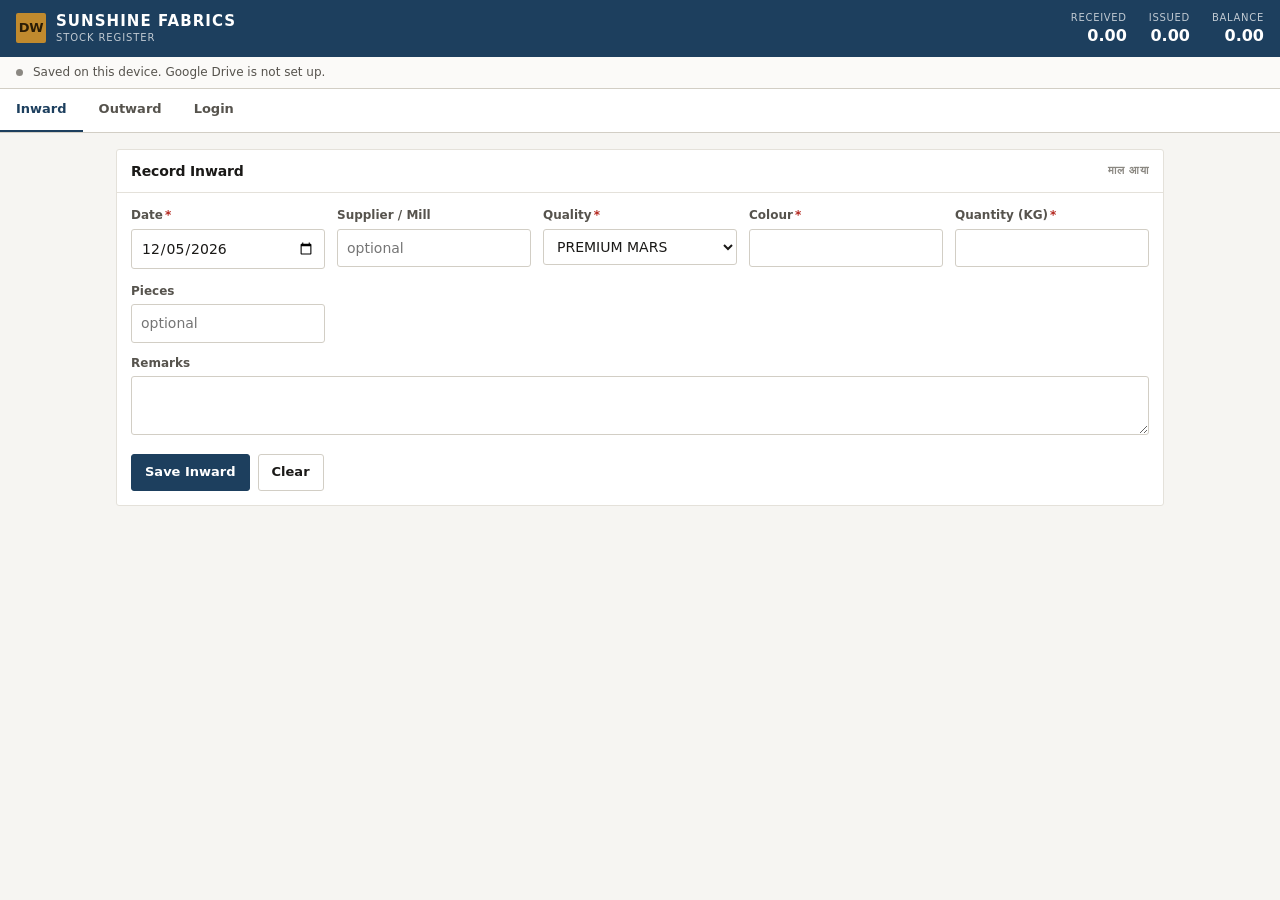
<file: index.html>
<!doctype html>
<html lang="en">
<head>
<meta charset="utf-8">
<meta name="viewport" content="width=device-width,initial-scale=1,viewport-fit=cover">
<meta name="theme-color" content="#1d3f5e">
<meta name="description" content="Dualward - inward and outward stock register for quality, colour and quantity.">
<title>Dualward — Stock Register</title>
<link rel="icon" href="data:image/svg+xml,<svg xmlns='http://www.w3.org/2000/svg' viewBox='0 0 16 16'><rect width='16' height='16' rx='2' fill='%231d3f5e'/><path d='M3 4.5h10M3 8h10M3 11.5h6' stroke='white' stroke-width='1.4' stroke-linecap='round'/></svg>">
<link rel="stylesheet" href="css/app.css">
<style id="pageRule">@page{size:A5 portrait;margin:10mm}</style>
</head>

<body>

<!-- =========================== APP =========================== -->
<div id="app" hidden>

<header class="topbar">
  <div class="brand">
    <span class="mark">DW</span>
    <span><span class="brand-name">DUALWARD</span><span class="brand-sub">Stock Register</span></span>
  </div>
  <div class="totals num">
    <div><div class="k">Received</div><div class="v" id="hdrIn">0.00</div></div>
    <div><div class="k">Issued</div><div class="v" id="hdrOut">0.00</div></div>
    <div><div class="k">Balance</div><div class="v" id="hdrBal">0.00</div></div>
  </div>
</header>

<div class="syncbar">
  <span class="dot" id="syncDot"></span>
  <span id="syncText">Saved on this device.</span>
  <span class="pending" id="syncPending" hidden></span>
  <span class="spacer"></span>
  <span class="muted" id="syncLast"></span>
  <button class="btn btn-sm" type="button" id="syncBtn" hidden>Connect Google Drive</button>
</div>

<nav class="tabs" role="tablist">
  <button role="tab" data-view="inward"  aria-selected="true">Inward</button>
  <button role="tab" data-view="outward" aria-selected="false">Outward</button>
  <button role="tab" data-view="stock"   data-owner="1" aria-selected="false" hidden>Stock</button>
  <button role="tab" data-view="reports" data-owner="1" aria-selected="false" hidden>Reports</button>
  <button role="tab" data-view="history" data-owner="1" aria-selected="false" hidden>History</button>
  <button role="tab" data-view="setup"   data-owner="1" aria-selected="false" hidden>Setup</button>
  <button role="tab" data-view="login"   aria-selected="false">Login</button>
</nav>

<main>
  <div id="storageWarn" class="notice notice-bad" hidden></div>

  <!-- ---------------- INWARD ---------------- -->
  <section class="view" id="view-inward">
    <form class="panel" id="inForm">
      <div class="panel-head"><h2>Record Inward</h2><span class="eyebrow spacer" lang="hi">माल आया</span></div>
      <div class="panel-body">
        <div class="grid">
          <div><label for="inDate" class="req">Date</label><input id="inDate" type="date" required></div>
          <div><label for="inParty">Supplier / Mill</label><input id="inParty" list="partyList" autocomplete="off" placeholder="optional"></div>
          <div><label for="inQuality" class="req">Quality</label><select id="inQuality" required></select></div>
          <div>
            <label for="inColour" class="req">Colour</label>
            <input id="inColour" list="colourList" required autocomplete="off">
            <div class="hint" id="inColourHint"></div>
          </div>
          <div><label for="inQty" class="req">Quantity (KG)</label><input id="inQty" type="number" step="0.01" min="0.01" inputmode="decimal" required></div>
          <div><label for="inPcs">Pieces</label><input id="inPcs" type="number" step="1" min="0" inputmode="numeric" placeholder="optional"></div>
          <div class="grid-full"><label for="inRemarks">Remarks</label><textarea id="inRemarks" rows="2"></textarea></div>
        </div>
        <div id="inErr" class="notice notice-bad" hidden style="margin-top:12px"></div>
        <div class="btn-row" style="margin-top:14px">
          <button class="btn-primary" type="submit">Save Inward</button>
          <button class="btn" type="reset">Clear</button>
        </div>
      </div>
    </form>

  </section>

  <!-- ---------------- OUTWARD ---------------- -->
  <section class="view" id="view-outward" hidden>
    <form class="panel" id="outForm">
      <div class="panel-head"><h2>Issue Outward Slip</h2><span class="eyebrow spacer" lang="hi">माल भेजा</span></div>
      <div class="panel-body">

        <div class="slipbar">
          <div><div class="eyebrow">Slip No.</div><div class="big" id="outSlipNo">—</div></div>
          <div style="min-width:140px"><label for="outDate" class="req">Date</label><input id="outDate" type="date" required></div>
          <div style="min-width:170px;flex:1"><label for="outParty">Customer</label><input id="outParty" list="partyList" autocomplete="off" placeholder="optional"></div>
          <div style="margin-left:auto;text-align:right"><div class="eyebrow">Slip Total</div><div class="big num" id="outTotal">0.00</div></div>
        </div>

        <div id="outLines"></div>
        <div class="btn-row"><button class="btn" type="button" id="addLine">+ Add Item</button></div>

        <div id="outErr" class="notice notice-bad" hidden style="margin-top:12px"></div>
        <div class="btn-row" style="margin-top:14px">
          <button class="btn-primary" type="submit">Save Slip</button>
        </div>
      </div>
    </form>

    <div class="panel" id="lastSlipPanel" hidden>
      <div class="panel-body">
        <div class="notice notice-ok" style="margin:0">
          <strong>Slip <span id="lastSlipNo"></span> saved.</strong>
          <span class="num" id="lastSlipTotal"></span> KG<span class="num" id="lastSlipPcs"></span>.
          <div class="btn-row" style="margin-top:9px">
            <button class="btn" type="button" id="printLast">Print Slip (A5)</button>
            <button class="btn" type="button" id="printLastRoll">Print Receipt</button>
          </div>
        </div>
      </div>
    </div>

  </section>

  <!-- ---------------- STOCK ---------------- -->
  <section class="view" id="view-stock" hidden>
    <div class="panel">
      <div class="panel-head">
        <h2>Current Stock</h2>
        <div class="spacer btn-row">
          <input id="stockSearch" placeholder="Search quality or colour" style="width:200px" autocomplete="off">
          <button class="btn btn-sm" type="button" id="printStock">Print</button>
        </div>
      </div>
      <div class="tablewrap"><table id="stockTable"></table></div>
    </div>
    <p class="hint">Stock is worked out from the register, so it follows whatever is entered.
       <strong>Delete</strong> takes a whole quality and colour out of the figures &mdash; every entry behind
       that line stops counting, but all of them stay in <strong>History</strong>, so a wrong press can be
       found and the figures always add up. To change one entry rather than the whole line, use
       <strong>Correct</strong> in History.</p>
  </section>

  <!-- ---------------- REPORTS ---------------- -->
  <section class="view" id="view-reports" hidden>
    <div class="panel">
      <div class="panel-head">
        <h2>Stock Report</h2>
        <div class="spacer btn-row">
          <button class="btn btn-sm" type="button" id="printReport">Print</button>
          <button class="btn btn-sm" type="button" id="reportCsv">Export CSV</button>
        </div>
      </div>
      <div class="panel-body">
        <div class="btn-row" style="margin-bottom:12px">
          <button class="btn btn-sm" type="button" data-period="this">This Month</button>
          <button class="btn btn-sm" type="button" data-period="last">Last Month</button>
          <button class="btn btn-sm" type="button" data-period="year">This Year</button>
        </div>
        <div class="grid" style="max-width:420px">
          <div><label for="repFrom">From</label><input id="repFrom" type="date"></div>
          <div><label for="repTo">To</label><input id="repTo" type="date"></div>
        </div>
        <p class="hint" id="repCaption"></p>
        <div id="repUndated"></div>

        <div class="stats" id="repStats"></div>
      </div>
    </div>

    <div class="panel">
      <div class="panel-head"><h2>Movement by Quality</h2><span class="eyebrow spacer">Opening to closing</span></div>
      <div class="tablewrap"><table id="repRows"></table></div>
    </div>

    <div class="panel">
      <div class="panel-head"><h2>Suppliers &amp; Customers</h2><span class="eyebrow spacer">In this period</span></div>
      <div class="tablewrap"><table id="repParties"></table></div>
    </div>
  </section>

  <!-- ---------------- HISTORY ---------------- -->
  <section class="view" id="view-history" hidden>
    <div class="panel">
      <div class="panel-head"><h2>History</h2><span class="eyebrow spacer">Full register</span></div>
      <div class="panel-body">
        <div class="grid">
          <div><label for="hFrom">From</label><input id="hFrom" type="date"></div>
          <div><label for="hTo">To</label><input id="hTo" type="date"></div>
          <div><label for="hType">Type</label><select id="hType">
            <option value="">All</option><option value="IN">Inward</option><option value="OUT">Outward</option>
          </select></div>
          <div><label for="hSearch">Search</label><input id="hSearch" placeholder="quality, colour, party, slip" autocomplete="off"></div>
        </div>
        <div class="btn-row" style="margin-top:12px">
          <label style="display:flex;align-items:center;gap:6px;margin:0;font-weight:500">
            <input type="checkbox" id="hVoid" style="width:auto"> Show deleted entries
          </label>
          <span class="spacer"></span>
          <button class="btn btn-sm" type="button" id="exportCsv">Export CSV</button>
        </div>
      </div>
      <div class="tablewrap"><table id="histTable"></table></div>
    </div>
  </section>

  <!-- ---------------- SETUP ---------------- -->
  <section class="view" id="view-setup" hidden>
    <div class="panel">
      <div class="panel-head">
        <h2>Google Drive</h2>
        <span class="spacer"></span>
        <span class="dot" id="setupDot"></span>
        <span class="eyebrow" id="setupState">Not set up</span>
      </div>
      <div class="panel-body">

        <!-- shown when no Client ID has been put in js/config.js -->
        <div id="driveNotSetUp" hidden>
          <div class="notice notice-warn" style="margin-top:0">
            <strong>Google Drive is not switched on yet.</strong>
            The register is saving on this device only.
          </div>
          <p class="hint" style="margin-top:0">To switch it on, do these two things once:</p>
          <ol class="hint" style="margin:0 0 12px;padding-left:20px;line-height:1.8">
            <li>In the Google Cloud Console, create an <strong>OAuth Client ID</strong> of type
                <strong>Web application</strong>, and under <strong>Authorised JavaScript origins</strong>
                add exactly this address:
                <br><code id="originBox" style="display:inline-block;margin-top:4px;padding:3px 7px;background:#f4f3f0;border:1px solid var(--rule-mid);border-radius:2px;font-size:12px"></code>
            </li>
            <li>Paste the Client ID into <code>js/config.js</code>, on the
                <code>googleClientId</code> line, then upload that file again.</li>
          </ol>
          <p class="hint">Full steps are in <strong>README.md</strong>. The Client ID is public by design &mdash;
             it is safe in that file, because Google only accepts it from the address above.</p>
        </div>

        <!-- shown once a Client ID is present -->
        <div id="driveSetUp" hidden>
          <p class="hint" style="margin-top:0" id="driveStatusLine"></p>
          <div class="btn-row">
            <button class="btn-primary" type="button" id="driveConnect">Connect Google Drive</button>
            <button class="btn" type="button" id="driveSync">Sync now</button>
            <button class="btn" type="button" id="driveRefresh">Refresh from Drive</button>
            <button class="btn-danger" type="button" id="disconnectDrive">Disconnect</button>
          </div>
          <p class="hint" id="driveLastLine"></p>
        </div>

        <p class="hint">
          The register is always saved on this device first, so nothing is lost if Drive is unreachable.
          When connected it is also kept as one file in your Google Drive and merged with any other device
          on the same account &mdash; entries are combined, never overwritten.
          Google signs you out after about an hour; the bar at the top then says <strong>Reconnect</strong>,
          and any changes made meanwhile are kept and sent when you press it.
        </p>
      </div>
    </div>

    <div class="panel">
      <div class="panel-head"><h2>Qualities</h2></div>
      <div class="panel-body">
        <div class="btn-row" style="margin-bottom:12px">
          <input id="newQuality" placeholder="New quality name" style="max-width:260px" autocomplete="off">
          <button class="btn" type="button" id="addQuality">Add</button>
        </div>
        <div class="tablewrap"><table id="qualityTable"></table></div>
      </div>
    </div>

    <div class="panel">
      <div class="panel-head">
        <h2>Slip Numbering</h2>
        <span class="eyebrow spacer">Next slip <strong id="slipNext">&mdash;</strong></span>
      </div>
      <div class="panel-body">
        <p class="hint" style="margin-top:0">
          Outward slips are numbered in order. Restart the count when you begin a new slip book
          or a new financial year.
        </p>
        <div class="btn-row">
          <label for="slipStart" style="margin:0">Restart from</label>
          <input id="slipStart" type="number" min="1" step="1" value="1" style="width:110px">
          <button class="btn-danger" type="button" id="slipReset">Reset</button>
        </div>
        <p class="hint" id="slipWarn"></p>
      </div>
    </div>

    <div class="panel">
      <div class="panel-head">
        <h2>Printing</h2>
        <span class="eyebrow spacer">This device only</span>
      </div>
      <div class="panel-body">
        <p class="hint" style="margin-top:0">
          Which paper the <strong>Print</strong> buttons use on this computer or phone. The counter
          can print small receipts while the office prints full sheets &mdash; this choice is not
          shared with the other devices.
        </p>
        <div class="btn-row" id="paperPick"></div>
        <p class="hint" id="paperNote"></p>
        <div class="btn-row" style="margin-top:12px">
          <button class="btn" type="button" id="printSample">Print a test page</button>
        </div>
        <p class="hint">
          On a thermal printer, turn off <strong>Headers and footers</strong> in the browser's print
          box and set <strong>Margins</strong> to None, or the roll comes out with a web address
          printed across it. Set the printer's own paper width to match the choice above.
        </p>
      </div>
    </div>

    <div class="panel">
      <div class="panel-head"><h2>Backup</h2></div>
      <div class="panel-body">
        <p class="hint" style="margin-top:0">A downloaded backup is the copy that does not depend on this browser or on Google. Take one regularly.</p>
        <div class="btn-row">
          <button class="btn-primary" type="button" id="backupBtn">Download Backup</button>
          <button class="btn" type="button" id="restoreBtn">Restore from Backup</button>
          <input type="file" id="restoreFile" accept="application/json,.json" hidden>
        </div>
        <p class="hint" id="backupInfo"></p>
        <p class="hint" id="storageInfo"></p>
      </div>
    </div>

    <div class="panel">
      <div class="panel-head">
        <h2>Merge Old Entries</h2>
        <span class="eyebrow spacer" id="compactCount">&mdash;</span>
      </div>
      <div class="panel-body">
        <p class="hint" style="margin-top:0">
          Folds every entry up to a chosen date into one opening line per quality and colour.
          The stock figures do not change. It is for a register that has grown large &mdash;
          normally once a year, on the closing date of the old book.
        </p>
        <div class="notice notice-warn" style="margin:0 0 12px">
          <strong>The detail before that date is removed, not marked deleted.</strong>
          Slips from before it cannot be reprinted, and reports cannot be run for those months.
          A backup is downloaded first, and that file is the only way back.
        </div>
        <div class="grid">
          <div><label for="compactTo">Merge everything up to</label><input id="compactTo" type="date"></div>
        </div>
        <p class="hint" id="compactPreview"></p>
        <div class="btn-row" style="margin-top:12px">
          <button class="btn-danger" type="button" id="compactBtn">Merge entries up to this date</button>
        </div>
      </div>
    </div>

    <div class="panel">
      <div class="panel-head">
        <h2>Start Fresh</h2>
        <span class="eyebrow spacer" id="freshCount">&mdash;</span>
      </div>
      <div class="panel-body">
        <p class="hint" style="margin-top:0">
          Clears every entry and begins the register from nothing, with slip numbers back at 1.
          It is here for wiping out practice entries before the real register starts, or for
          opening a clean book at a new financial year.
        </p>
        <div class="notice notice-warn" style="margin:0 0 12px">
          <strong>This is the one thing in this software that truly removes entries</strong>
          rather than marking them deleted. A backup is downloaded first, and that file is the
          only way back.
        </div>
        <div class="btn-row">
          <label style="display:flex;align-items:center;gap:6px;margin:0;font-weight:500">
            <input type="checkbox" id="freshKeepQ" style="width:auto" checked> Keep the quality list
          </label>
        </div>
        <div class="btn-row" style="margin-top:12px">
          <button class="btn-danger" type="button" id="freshBtn">Clear the register</button>
        </div>
      </div>
    </div>

  </section>

  <!-- ---------------- LOGIN (owner) ---------------- -->
  <section class="view" id="view-login" hidden>
    <div class="panel">
      <div class="panel-head"><h2>Owner Login</h2><span class="eyebrow spacer" id="loginState">Locked</span></div>
      <div class="panel-body">
        <p class="hint" style="margin-top:0">
          Stock, Reports, History and Setup are for the owner only. Inward and Outward stay open
          for everyone.
        </p>

        <form id="loginAsk" hidden>
          <label for="loginPw">Owner password</label>
          <input id="loginPw" type="password" autocomplete="current-password">
          <div id="loginMsg" class="hint hint-bad" hidden></div>
          <div class="btn-row" style="margin-top:14px">
            <button class="btn-primary" type="submit">Login</button>
          </div>
        </form>

        <div id="loginDone" hidden>
          <div class="notice notice-ok" style="margin-top:0">
            <strong>Owner is logged in.</strong> It locks again after
            <span id="autoMin"></span> minutes without use.
          </div>
          <div class="btn-row">
            <button class="btn-primary" type="button" id="ownerLogout">Log out</button>
          </div>
        </div>
      </div>
    </div>
  </section>
</main>
</div>

<datalist id="colourList"></datalist>
<datalist id="partyList"></datalist>

<div class="modal" id="modal" hidden><div class="card" id="modalCard"></div></div>
<div id="toast" role="status" aria-live="polite"></div>
<div id="printArea"></div>

<!-- Google sign-in. Only used when a Client ID is set in js/config.js. -->
<script src="https://accounts.google.com/gsi/client" async defer></script>

<!-- Plain scripts, not modules, so the software also runs when the
     files are opened directly from a folder with no web server. -->
<script src="js/config.js"></script>
<script src="js/store.js"></script>
<script src="js/drive.js"></script>
<script src="js/ui.js"></script>
</body>
</html>
</file>
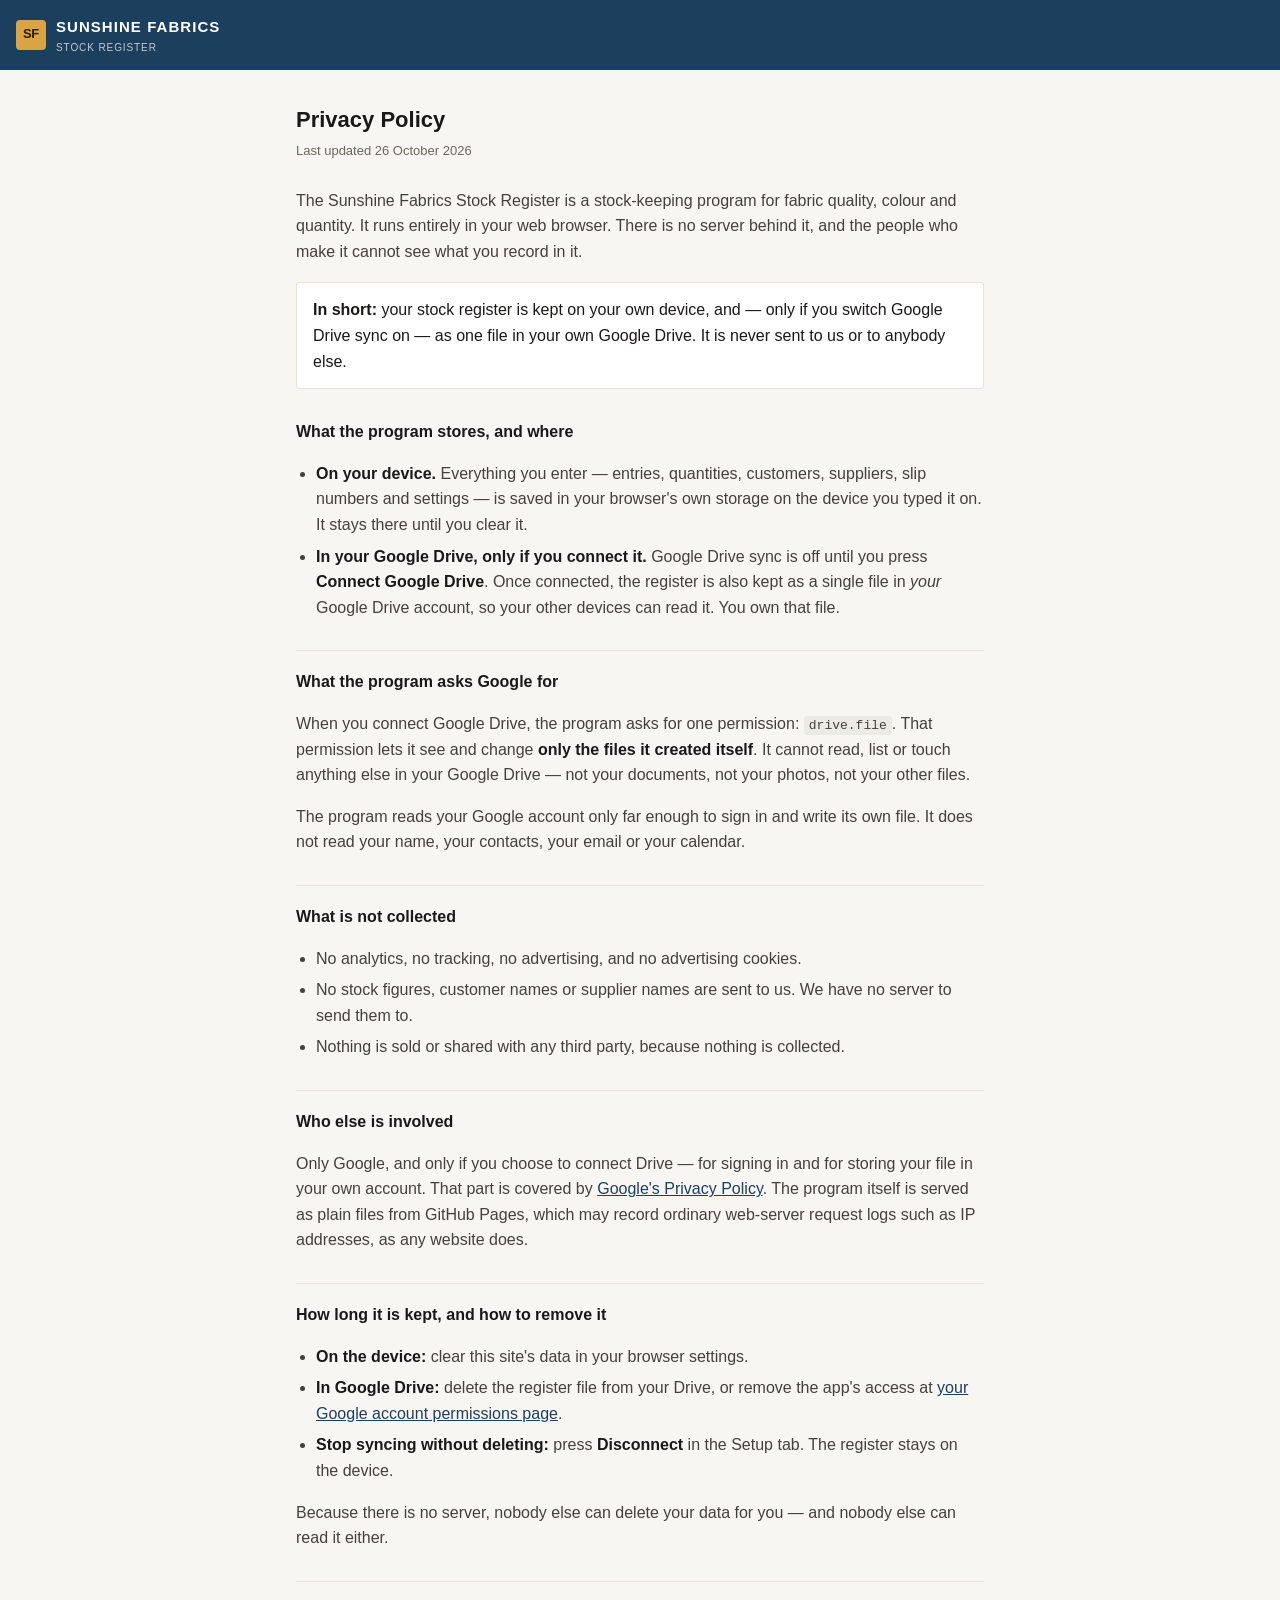
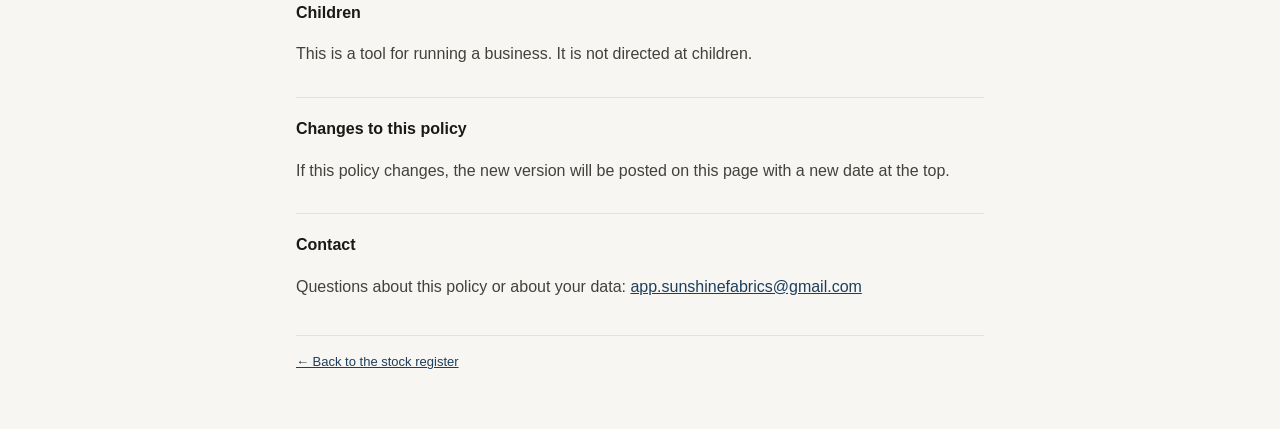
<file: privacy.html>
<!doctype html>
<html lang="en">
<head>
<meta charset="utf-8">
<meta name="viewport" content="width=device-width,initial-scale=1">
<meta name="theme-color" content="#1d3f5e">
<meta name="description" content="Privacy policy for the Sunshine Fabrics stock register.">
<title>Privacy Policy — Sunshine Fabrics Stock Register</title>
<link rel="icon" href="data:image/svg+xml,<svg xmlns='http://www.w3.org/2000/svg' viewBox='0 0 16 16'><rect width='16' height='16' rx='2' fill='%231d3f5e'/><path d='M3 4.5h10M3 8h10M3 11.5h6' stroke='white' stroke-width='1.4' stroke-linecap='round'/></svg>">
<style>
  :root{ --navy:#1d3f5e; --ink:#1a1917; --ink-2:#44413c; --ink-3:#6b665e;
         --paper:#f7f6f3; --rule:#e5e2dc; --rule-mid:#d5d1c192; }
  *{box-sizing:border-box}
  body{
    margin:0; background:var(--paper); color:var(--ink);
    font:16px/1.6 -apple-system,BlinkMacSystemFont,"Segoe UI",Roboto,Helvetica,Arial,sans-serif;
    -webkit-text-size-adjust:100%;
  }
  header{background:var(--navy); color:#fff; padding:14px 16px; display:flex; align-items:center; gap:10px}
  .mark{
    width:30px; height:30px; border-radius:4px; background:#d9a441; flex:none;
    display:flex; align-items:center; justify-content:center;
    font-weight:700; font-size:13px; color:#2a1c06; letter-spacing:-.02em
  }
  .name{font-size:15px; font-weight:600; letter-spacing:.07em; line-height:1.15}
  .sub{display:block; font-size:10px; font-weight:400; opacity:.72; letter-spacing:.09em; text-transform:uppercase}
  main{max-width:720px; margin:0 auto; padding:24px 16px 56px}
  h1{font-size:22px; margin:8px 0 4px}
  .updated{color:var(--ink-3); font-size:13px; margin:0 0 26px}
  h2{font-size:16px; margin:30px 0 8px; padding-top:18px; border-top:1px solid var(--rule)}
  h2:first-of-type{border-top:0; padding-top:0}
  p,li{color:var(--ink-2)}
  ul{padding-left:20px}
  li{margin-bottom:6px}
  strong{color:var(--ink)}
  code{background:#eceae4; padding:2px 5px; border-radius:3px; font-size:13px}
  .box{background:#fff; border:1px solid var(--rule-mid); border-radius:3px; padding:14px 16px; margin:18px 0}
  footer{border-top:1px solid var(--rule); margin-top:36px; padding-top:16px; font-size:13px; color:var(--ink-3)}
  a{color:var(--navy)}
</style>
</head>
<body>

<header>
  <span class="mark">SF</span>
  <span><span class="name">SUNSHINE FABRICS</span><span class="sub">Stock Register</span></span>
</header>

<main>
  <h1>Privacy Policy</h1>
  <p class="updated">Last updated 26 October 2026</p>

  <p>
    The Sunshine Fabrics Stock Register is a stock-keeping program for fabric quality,
    colour and quantity. It runs entirely in your web browser. There is no server behind
    it, and the people who make it cannot see what you record in it.
  </p>

  <div class="box">
    <strong>In short:</strong> your stock register is kept on your own device, and — only
    if you switch Google Drive sync on — as one file in your own Google Drive. It is never
    sent to us or to anybody else.
  </div>

  <h2>What the program stores, and where</h2>
  <ul>
    <li>
      <strong>On your device.</strong> Everything you enter — entries, quantities,
      customers, suppliers, slip numbers and settings — is saved in your browser's own
      storage on the device you typed it on. It stays there until you clear it.
    </li>
    <li>
      <strong>In your Google Drive, only if you connect it.</strong> Google Drive sync is
      off until you press <strong>Connect Google Drive</strong>. Once connected, the
      register is also kept as a single file in <em>your</em> Google Drive account, so
      your other devices can read it. You own that file.
    </li>
  </ul>

  <h2>What the program asks Google for</h2>
  <p>
    When you connect Google Drive, the program asks for one permission:
    <code>drive.file</code>. That permission lets it see and change
    <strong>only the files it created itself</strong>. It cannot read, list or touch
    anything else in your Google Drive — not your documents, not your photos, not your
    other files.
  </p>
  <p>
    The program reads your Google account only far enough to sign in and write its own
    file. It does not read your name, your contacts, your email or your calendar.
  </p>

  <h2>What is not collected</h2>
  <ul>
    <li>No analytics, no tracking, no advertising, and no advertising cookies.</li>
    <li>No stock figures, customer names or supplier names are sent to us. We have no server to send them to.</li>
    <li>Nothing is sold or shared with any third party, because nothing is collected.</li>
  </ul>

  <h2>Who else is involved</h2>
  <p>
    Only Google, and only if you choose to connect Drive — for signing in and for storing
    your file in your own account. That part is covered by
    <a href="https://policies.google.com/privacy" rel="noopener">Google's Privacy Policy</a>.
    The program itself is served as plain files from GitHub Pages, which may record
    ordinary web-server request logs such as IP addresses, as any website does.
  </p>

  <h2>How long it is kept, and how to remove it</h2>
  <ul>
    <li><strong>On the device:</strong> clear this site's data in your browser settings.</li>
    <li><strong>In Google Drive:</strong> delete the register file from your Drive, or
        remove the app's access at
        <a href="https://myaccount.google.com/permissions" rel="noopener">your Google account permissions page</a>.</li>
    <li><strong>Stop syncing without deleting:</strong> press <strong>Disconnect</strong>
        in the Setup tab. The register stays on the device.</li>
  </ul>
  <p>
    Because there is no server, nobody else can delete your data for you — and nobody else
    can read it either.
  </p>

  <h2>Children</h2>
  <p>This is a tool for running a business. It is not directed at children.</p>

  <h2>Changes to this policy</h2>
  <p>
    If this policy changes, the new version will be posted on this page with a new date at
    the top.
  </p>

  <h2>Contact</h2>
  <p>
    Questions about this policy or about your data:
    <a href="mailto:app.sunshinefabrics@gmail.com">app.sunshinefabrics@gmail.com</a>
  </p>

  <footer>
    <a href="./">&larr; Back to the stock register</a>
  </footer>
</main>

</body>
</html>
</file>
<file: css/app.css>
/* ------------------------------------------------------------------
   Sunshine Fabrics - stock register

   The look is a paper register rather than a dashboard: warm paper
   ground, hairline rules, square-ish corners, and colour used only
   where it carries meaning (received / issued / shortage). Figures
   are set in tabular numerals so KG columns line up digit over digit.
------------------------------------------------------------------ */
:root{
  --paper:#f6f5f2;
  --card:#ffffff;
  --ink:#1a1917;
  --ink-2:#56534d;
  --ink-3:#8b8882;
  --rule:#e4e1da;
  --rule-mid:#d2cec5;
  --rule-dark:#b4afa4;
  --navy:#1d3f5e;
  --navy-dark:#16324a;
  --navy-wash:#eef2f6;
  --gold:#c08a2e;
  --in:#2f6b47;
  --in-wash:#edf4ef;
  --out:#9c4a2f;
  --out-wash:#f8efeb;
  --danger:#b3261e;
  --danger-wash:#fbeeed;
  --warn:#8a6116;
  --warn-wash:#fdf5e4;
  --sans:ui-sans-serif,system-ui,-apple-system,"Segoe UI",Roboto,"Helvetica Neue",Arial,sans-serif;
  --r:3px;
}
*{box-sizing:border-box}
html,body{margin:0;padding:0}
body{
  font-family:var(--sans); font-size:14px; line-height:1.45;
  color:var(--ink); background:var(--paper); -webkit-text-size-adjust:100%;
}
.num{font-variant-numeric:tabular-nums;font-feature-settings:"tnum" 1}
h1,h2,h3{margin:0;font-weight:600;letter-spacing:-0.01em}
:focus-visible{outline:2px solid var(--navy);outline-offset:1px}

/* ---------- controls ---------- */
button{font:inherit;cursor:pointer;border-radius:var(--r);border:1px solid transparent;padding:8px 13px;font-weight:600;font-size:13px}
button:disabled{opacity:.45;cursor:not-allowed}
.btn-primary{background:var(--navy);color:#fff;border-color:var(--navy)}
.btn-primary:hover:not(:disabled){background:var(--navy-dark)}
.btn{background:#fff;color:var(--ink);border-color:var(--rule-mid)}
.btn:hover:not(:disabled){background:#faf9f7;border-color:var(--rule-dark)}
.btn-danger{background:#fff;color:var(--danger);border-color:#e2bbb8}
.btn-danger:hover:not(:disabled){background:var(--danger-wash)}
.btn-link{background:none;border:none;color:var(--navy);padding:4px 6px;text-decoration:underline;text-underline-offset:2px;font-weight:600}
.btn-sm{padding:5px 9px;font-size:12px}
.btn-row{display:flex;gap:8px;flex-wrap:wrap;align-items:center}

label{display:block;font-size:12px;font-weight:600;color:var(--ink-2);margin-bottom:4px}
input,select,textarea{
  font:inherit;width:100%;padding:8px 9px;color:var(--ink);background:#fff;
  border:1px solid var(--rule-mid);border-radius:var(--r);
}
input:focus,select:focus,textarea:focus{border-color:var(--navy);outline:2px solid var(--navy-wash);outline-offset:0}
input[type=number]{font-variant-numeric:tabular-nums}
textarea{resize:vertical;min-height:38px}
.hint{font-size:12px;color:var(--ink-3);margin-top:4px}
.hint-warn{color:var(--warn)}
.hint-bad{color:var(--danger);font-weight:600}
.hint-ok{color:var(--in)}
.req::after{content:"*";color:var(--danger);margin-left:2px}

/* ---------- masthead ---------- */
.topbar{background:var(--navy);color:#fff;padding:11px 16px;display:flex;gap:16px;align-items:center;flex-wrap:wrap}
.brand{display:flex;align-items:center;gap:10px;min-width:0}
.mark{
  width:30px;height:30px;flex:none;border-radius:2px;background:var(--gold);
  display:flex;align-items:center;justify-content:center;
  font-weight:700;font-size:13px;color:#2a1c06;letter-spacing:-.02em
}
.brand-name{font-size:15px;font-weight:600;letter-spacing:.07em;line-height:1.15}
.brand-sub{display:block;font-size:10px;font-weight:400;opacity:.72;letter-spacing:.09em;text-transform:uppercase}
.totals{margin-left:auto;display:flex;gap:22px}
.totals div{text-align:right}
.totals .k{font-size:10px;text-transform:uppercase;letter-spacing:.07em;opacity:.72}
.totals .v{font-size:16px;font-weight:600;font-variant-numeric:tabular-nums;line-height:1.25}
.totals .v.neg{color:#ffb4ae}

/* ---------- sync strip ---------- */
.syncbar{
  display:flex;align-items:center;gap:10px;flex-wrap:wrap;
  padding:7px 16px;font-size:12px;background:#fbfaf8;border-bottom:1px solid var(--rule-mid);color:var(--ink-2)
}
.dot{width:7px;height:7px;border-radius:50%;flex:none;background:var(--ink-3)}
.dot.ok{background:var(--in)}
.dot.warn{background:var(--warn)}
.dot.bad{background:var(--danger)}
.dot.busy{background:var(--navy);animation:pulse 1s ease-in-out infinite}
@keyframes pulse{0%,100%{opacity:1}50%{opacity:.3}}
.syncbar .spacer{margin-left:auto}
.pending{font-weight:600;color:var(--warn)}

/* ---------- tabs ---------- */
.tabs{background:#fff;border-bottom:1px solid var(--rule-mid);display:flex;overflow-x:auto;position:sticky;top:0;z-index:20}
.tabs button{
  border:none;background:none;border-radius:0;padding:11px 16px;color:var(--ink-2);
  border-bottom:2px solid transparent;white-space:nowrap;font-size:13px
}
.tabs button:hover{color:var(--ink);background:#faf9f7}
.tabs button[aria-selected=true]{color:var(--navy);border-bottom-color:var(--navy)}

main{max-width:1080px;margin:0 auto;padding:16px}
@media(max-width:600px){main{padding:12px}}

/* ---------- phones and tablets ----------
   A touch browser zooms the whole page in whenever a field smaller
   than 16px is tapped, and does not zoom back out. On a day of
   entering slips that is unusable, so on a touch screen the fields
   are the size the browser is happy with. */
@media(pointer:coarse){
  input,select,textarea{font-size:16px;padding:10px}
  button{padding:10px 14px;font-size:14px}
  .btn-sm{padding:7px 11px;font-size:13px}
  .tabs button{padding-top:13px;padding-bottom:13px}   /* a thumb-sized target */
}
/* all six tabs should fit a narrow phone rather than run off the edge */
@media(max-width:430px){
  .tabs button{padding-left:9px;padding-right:9px}
}
.view[hidden]{display:none}

.panel{background:var(--card);border:1px solid var(--rule);border-radius:var(--r);margin-bottom:14px}
.panel-head{padding:11px 14px;border-bottom:1px solid var(--rule);display:flex;align-items:center;gap:10px;flex-wrap:wrap}
.panel-head h2{font-size:14px}
.panel-head .spacer{margin-left:auto}
.panel-body{padding:14px}
.eyebrow{font-size:11px;font-weight:600;letter-spacing:.08em;text-transform:uppercase;color:var(--ink-3)}

.grid{display:grid;gap:12px;grid-template-columns:repeat(auto-fit,minmax(170px,1fr))}
.grid-full{grid-column:1/-1}

/* ---------- tables ---------- */
.tablewrap{overflow-x:auto;-webkit-overflow-scrolling:touch}
table{width:100%;border-collapse:collapse;font-size:13px}
th{
  text-align:left;font-size:11px;letter-spacing:.06em;text-transform:uppercase;
  color:var(--ink-3);font-weight:600;padding:8px 10px;
  border-bottom:1px solid var(--rule-dark);white-space:nowrap;background:#fff
}
td{padding:8px 10px;border-bottom:1px solid var(--rule);vertical-align:top}
tbody tr:last-child td{border-bottom:none}
tbody tr:hover{background:#fbfaf8}
.r{text-align:right;font-variant-numeric:tabular-nums;white-space:nowrap}
tfoot td{border-top:1px solid var(--rule-dark);border-bottom:none;font-weight:600;background:#fbfaf8}
.neg{color:var(--danger);font-weight:600}
.muted{color:var(--ink-3)}
.voided td{color:var(--ink-3)}
.voided .strike{text-decoration:line-through}

.chip{display:inline-block;font-size:10px;font-weight:700;letter-spacing:.05em;padding:2px 6px;border-radius:2px;text-transform:uppercase;white-space:nowrap}
.chip-in{background:var(--in-wash);color:var(--in)}
.chip-out{background:var(--out-wash);color:var(--out)}
.chip-void{background:#efedea;color:var(--ink-3)}
.chip-forced{background:var(--warn-wash);color:var(--warn)}
.chip-corr{background:var(--navy-wash);color:var(--navy)}

.empty{padding:26px 14px;text-align:center;color:var(--ink-3);font-size:13px}

/* ---------- report figures ---------- */
.stats{display:grid;gap:10px;grid-template-columns:repeat(auto-fit,minmax(150px,1fr));margin-top:14px}
.stat{border:1px solid var(--rule);border-radius:var(--r);padding:11px 13px;background:#fcfbf9}
.stat .k{font-size:10px;font-weight:600;letter-spacing:.07em;text-transform:uppercase;color:var(--ink-3)}
.stat .v{font-size:21px;font-weight:600;font-variant-numeric:tabular-nums;line-height:1.25;margin-top:3px}
.stat .u{font-size:11px;font-weight:500;color:var(--ink-3);margin-left:3px}
.stat .d{font-size:11px;margin-top:3px;font-variant-numeric:tabular-nums}
.stat.in  .v{color:var(--in)}
.stat.out .v{color:var(--out)}
.stat.close{background:var(--navy-wash);border-color:#d8e1ea}
.stat.close .v{color:var(--navy)}
.stat .v.neg{color:var(--danger)}
.up{color:var(--in)}
.down{color:var(--out)}
.flat{color:var(--ink-3)}

/* ---------- outward slip ---------- */
.line{border:1px solid var(--rule);border-radius:var(--r);padding:12px;margin-bottom:10px;background:#fcfbf9}
.line-head{display:flex;align-items:center;gap:8px;margin-bottom:10px}
.line-no{font-size:11px;font-weight:700;color:var(--ink-3);letter-spacing:.06em}
.slipbar{display:flex;gap:18px;align-items:flex-end;flex-wrap:wrap;padding:12px 14px;background:var(--navy-wash);border:1px solid #d8e1ea;border-radius:var(--r);margin-bottom:12px}
.slipbar .big{font-size:22px;font-weight:600;font-variant-numeric:tabular-nums;line-height:1.1}

/* ---------- notices ---------- */
.notice{padding:10px 13px;border-radius:var(--r);font-size:13px;margin-bottom:12px;border:1px solid}
.notice-bad{background:var(--danger-wash);border-color:#e8c4c1;color:#7f1b15}
.notice-warn{background:var(--warn-wash);border-color:#ecdcb4;color:#6d4d11}
.notice-ok{background:var(--in-wash);border-color:#c5dccd;color:#1f4b31}
.notice ul{margin:6px 0 0;padding-left:18px}

#toast{position:fixed;left:50%;bottom:22px;transform:translateX(-50%) translateY(8px);z-index:400;
  background:var(--ink);color:#fff;padding:10px 16px;border-radius:var(--r);font-size:13px;font-weight:500;
  opacity:0;pointer-events:none;transition:opacity .16s,transform .16s;max-width:90vw}
#toast.show{opacity:1;transform:translateX(-50%) translateY(0)}

/* ---------- lock ---------- */
#lock{position:fixed;inset:0;background:var(--paper);z-index:500;display:flex;align-items:center;justify-content:center;padding:20px}
#lock[hidden]{display:none}   /* an ID rule outranks the UA [hidden] rule, so state it here */
#lock .card{background:#fff;border:1px solid var(--rule-mid);border-radius:var(--r);padding:26px;max-width:340px;width:100%}
#lock .brand{justify-content:flex-start;margin-bottom:14px}
#lock .brand-name,#lock .brand-sub{color:var(--ink)}
#lock .brand-sub{opacity:.6}
#lock p{margin:0 0 16px;font-size:13px;color:var(--ink-2)}

/* ---------- modal ---------- */
.modal{position:fixed;inset:0;background:rgba(26,25,23,.4);z-index:300;display:flex;align-items:center;justify-content:center;padding:16px}
.modal[hidden]{display:none}
.modal .card{background:#fff;border-radius:var(--r);max-width:440px;width:100%;max-height:86vh;overflow:auto}
.modal .card h2{font-size:14px}

/* ---------- print ---------- */
#printArea{display:none}
@media print{
  body{background:#fff}
  body>*{display:none!important}
  #printArea{display:block!important}
}
.slip{font-size:11px;color:#000}
.slip h2{text-align:center;font-size:15px;letter-spacing:.08em;text-transform:uppercase;margin-bottom:1px}
.slip .sub{text-align:center;font-size:10px;color:#444;margin-bottom:10px;letter-spacing:.04em}
.slip .meta{display:flex;justify-content:space-between;gap:12px;font-size:11px;margin-bottom:6px}
.slip table{width:100%;border-collapse:collapse;font-size:11px;margin-top:6px}
.slip th,.slip td{border:1px solid #666;padding:5px 6px;text-align:left}
.slip th{background:#eee;font-size:10px;text-transform:uppercase;letter-spacing:.04em;color:#000}
.slip .r{text-align:right;font-variant-numeric:tabular-nums}
.slip .total{margin-top:10px;text-align:right;font-size:13px;font-weight:700}
.slip .sign{display:flex;justify-content:space-between;margin-top:34px;font-size:10px;color:#333}
.slip .sign span{border-top:1px solid #666;padding-top:4px;width:40%;text-align:center}

/* ---------- thermal roll receipt ----------
   A receipt is set in a monospace face because the figures have to
   line up down the right edge on a printer that has one font and no
   hairlines worth the name. Borders are dashed rules, which is what
   thermal heads print cleanly. Widths are the paper, less the few
   millimetres no thermal printer can reach at each edge. */
#printArea.roll-80{width:80mm;padding:2mm 3mm;font-size:11px}
#printArea.roll-58{width:58mm;padding:2mm;font-size:9.5px}
.roll{font-family:"Consolas",ui-monospace,"DejaVu Sans Mono","Courier New",monospace;
      color:#000;line-height:1.35;letter-spacing:0}
.roll .shop{text-align:center;font-weight:700;font-size:1.25em;letter-spacing:.05em}
.roll .kind{text-align:center;font-size:.82em;letter-spacing:.1em;text-transform:uppercase}
.roll hr{border:0;border-top:1px dashed #000;margin:4px 0}
.roll .row{display:flex;justify-content:space-between;gap:8px}
.roll .item{margin:4px 0}
.roll .item .nm{font-weight:700}
.roll .item .qt{display:flex;justify-content:space-between;gap:8px;padding-left:9px}
.roll .sum{display:flex;justify-content:space-between;font-weight:700;font-size:1.15em}
.roll .mid{text-align:center}
.roll .sml{font-size:.82em}
.roll .gone{text-decoration:line-through}
.roll .sg{margin-top:20px;text-align:center;font-size:.82em}
.roll .sg i{display:block;border-top:1px solid #000;margin:0 12% 3px}
</file>
